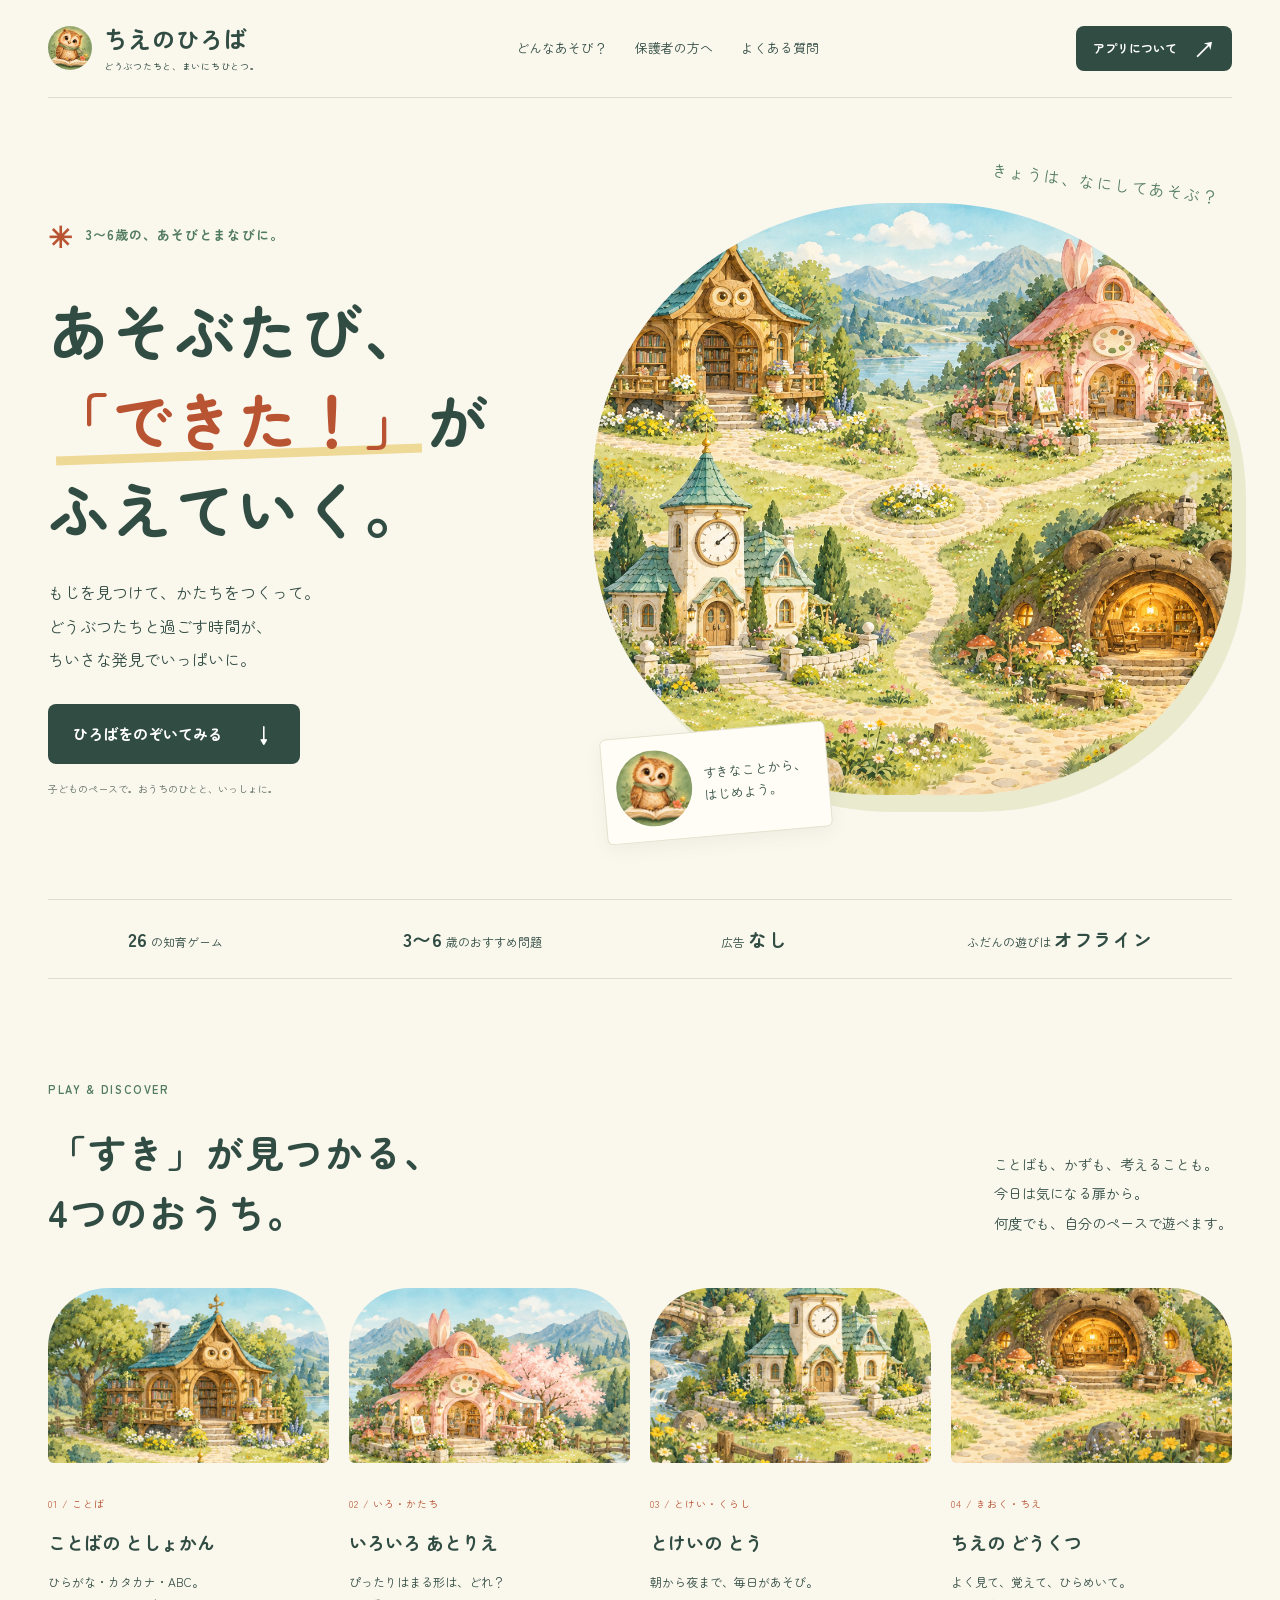
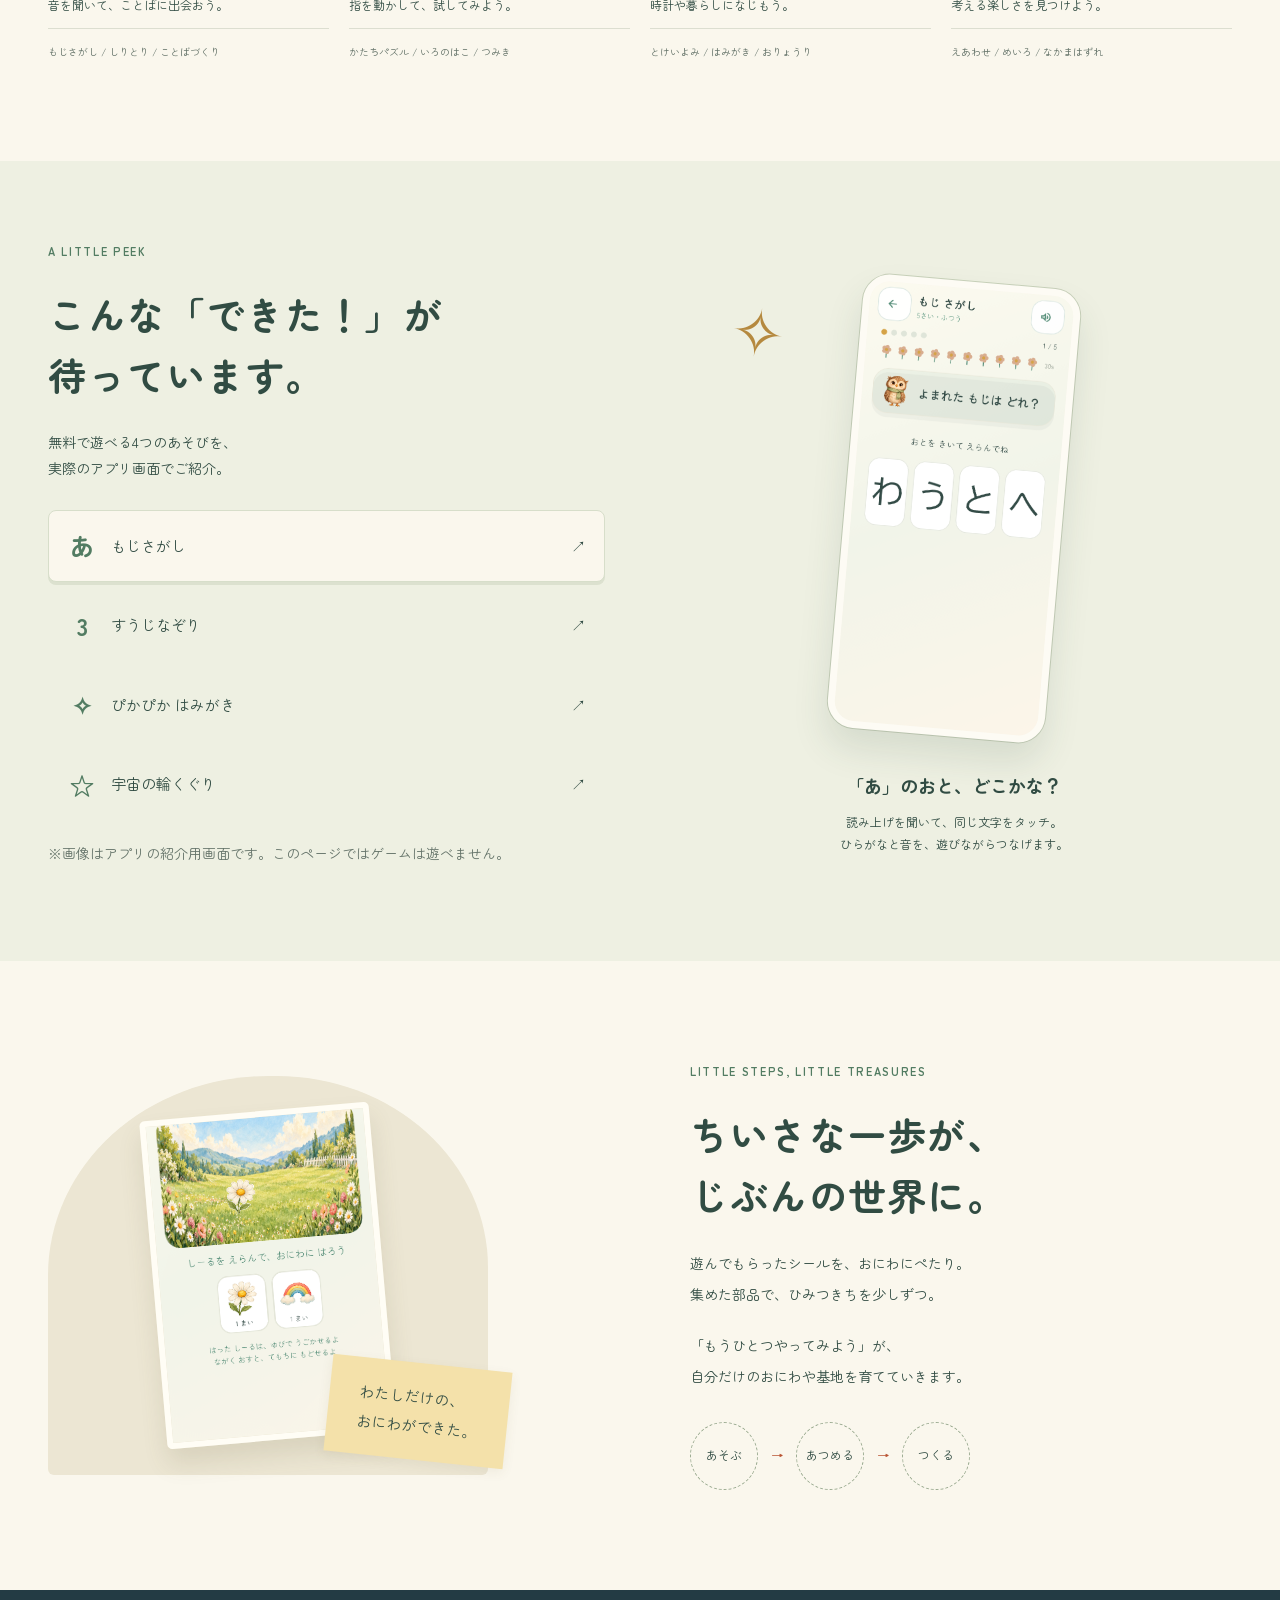
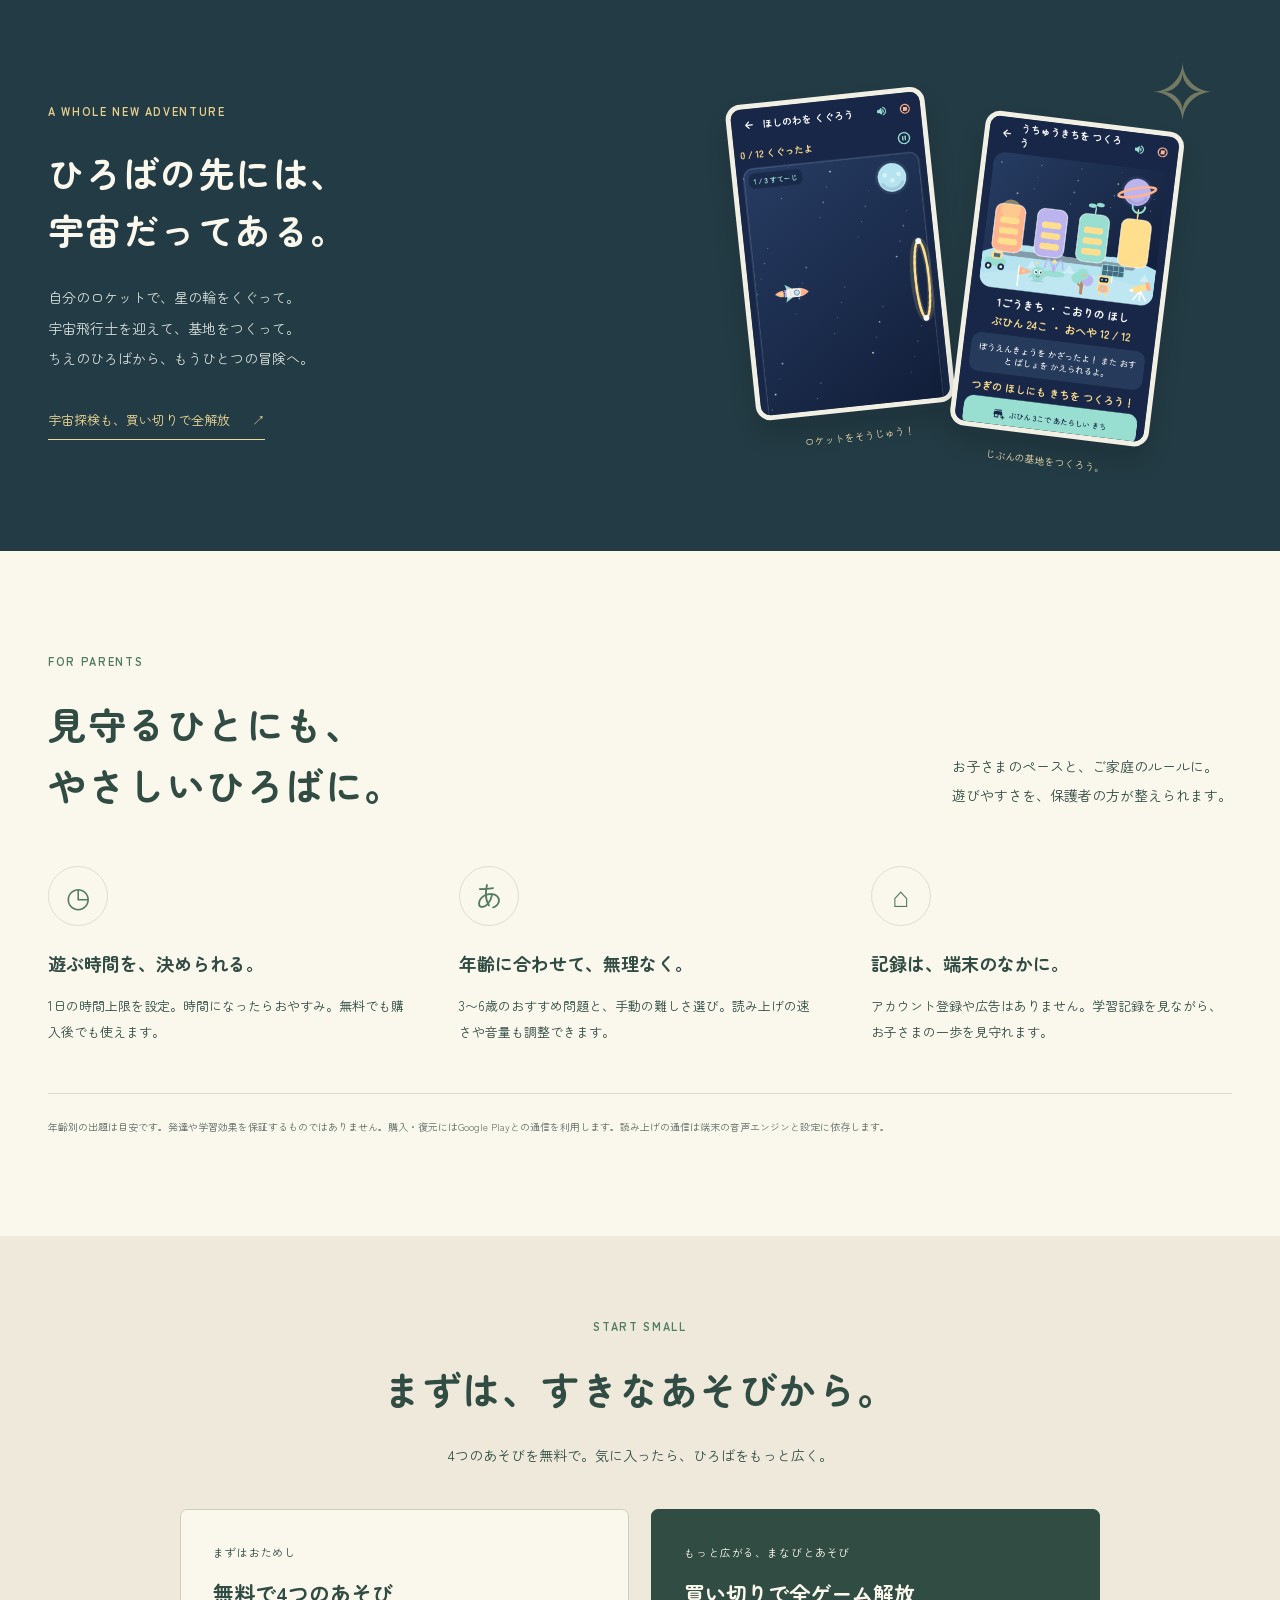
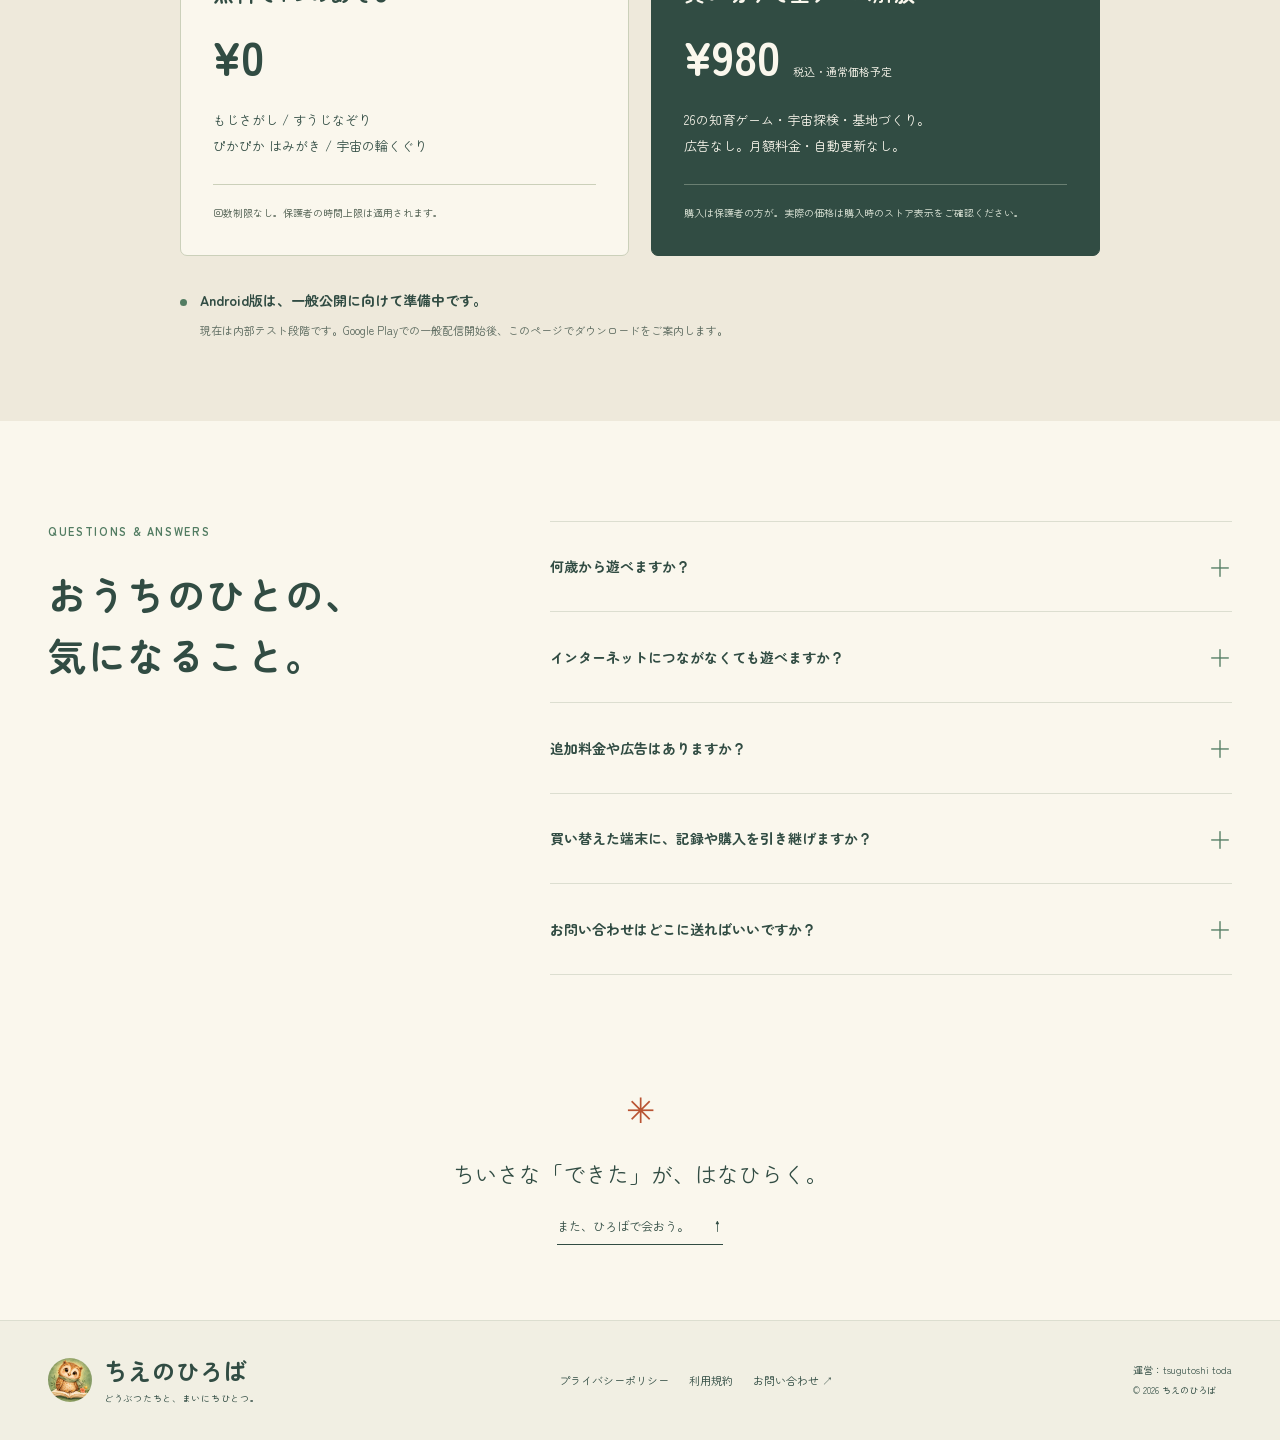
<file: docs/index.html>
<!doctype html>
<html lang="ja">
<head>
  <meta charset="utf-8">
  <meta name="viewport" content="width=device-width,initial-scale=1">
  <meta name="theme-color" content="#faf7ed">
  <meta name="description" content="3〜6歳のお子さまに。どうぶつたちと遊ぶ、ちえのひろば。ことば・かず・かたち・くらしの26の知育ゲームと宇宙探検。広告なし、無料体験と買い切り全解放。">
  <meta property="og:title" content="ちえのひろば｜あそぶたび、「できた！」がふえていく。">
  <meta property="og:description" content="どうぶつたちと、まいにちひとつ。3〜6歳のための、やさしい知育アプリ。">
  <meta property="og:image" content="https://tsugutoshi.github.io/chie-hiroba-site/images/world.png">
  <title>ちえのひろば｜あそぶたび、「できた！」がふえていく。</title>
  <link rel="icon" href="images/icon.png" type="image/png">
  <link rel="preload" href="fonts/ZenMaruGothic-Regular.ttf" as="font" type="font/ttf" crossorigin>
  <link rel="stylesheet" href="style.css">
  <script src="site.js" defer></script>
</head>
<body>
  <a class="skip" href="#main">本文へ移動</a>
  <header class="header wrap">
    <a class="brand" href="#" aria-label="ちえのひろば ホーム"><img src="images/icon.png" width="44" height="44" alt=""><span>ちえのひろば<small>どうぶつたちと、まいにちひとつ。</small></span></a>
    <nav aria-label="メインナビゲーション"><a href="#play">どんなあそび？</a><a href="#parents">保護者の方へ</a><a href="#faq">よくある質問</a></nav>
    <a class="button small" href="#start">アプリについて <span aria-hidden="true">↗</span></a>
  </header>
  <main id="main">
    <section class="hero wrap" aria-labelledby="hero-title">
      <div class="hero-copy"><p class="eyebrow"><span class="sun" aria-hidden="true">✳</span> 3〜6歳の、あそびとまなびに。</p>
        <h1 id="hero-title">あそぶたび、<br><span>「できた！」</span>が<br>ふえていく。</h1>
        <p class="intro">もじを見つけて、かたちをつくって。<br>どうぶつたちと過ごす時間が、<br>ちいさな発見でいっぱいに。</p>
        <a class="button" href="#play">ひろばをのぞいてみる <span aria-hidden="true">↓</span></a>
        <p class="hero-note">子どものペースで。おうちのひとと、いっしょに。</p>
      </div>
      <div class="hero-art"><img class="village" src="images/world.png" width="1536" height="1024" alt="ふくろうの図書館、うさぎのアトリエ、時計の塔、くまの洞窟がある、花いっぱいのひろば" fetchpriority="high"><span class="art-note">きょうは、なにしてあそぶ？</span><div class="owl-tag"><img src="images/icon.png" width="76" height="76" alt="本を開いたふくろう"><span>すきなことから、<br>はじめよう。</span></div></div>
    </section>
    <div class="facts wrap" aria-label="アプリの特徴"><span><b>26</b> の知育ゲーム</span><span><b>3〜6</b> 歳のおすすめ問題</span><span>広告 <b>なし</b></span><span>ふだんの遊びは <b>オフライン</b></span></div>

    <section class="section wrap" id="play" aria-labelledby="play-title">
      <div class="section-heading"><div><p class="eyebrow">PLAY & DISCOVER</p><h2 id="play-title">「すき」が見つかる、<br>4つのおうち。</h2></div><p>ことばも、かずも、考えることも。<br>今日は気になる扉から。<br>何度でも、自分のペースで遊べます。</p></div>
      <div class="houses">
        <article class="house"><div class="house-art library" role="img" aria-label="ふくろうの図書館"></div><div class="house-copy"><span class="house-number">01 / ことば</span><h3>ことばの としょかん</h3><p>ひらがな・カタカナ・ABC。<br>音を聞いて、ことばに出会おう。</p><span class="house-games">もじさがし / しりとり / ことばづくり</span></div></article>
        <article class="house"><div class="house-art atelier" role="img" aria-label="うさぎのアトリエ"></div><div class="house-copy"><span class="house-number">02 / いろ・かたち</span><h3>いろいろ あとりえ</h3><p>ぴったりはまる形は、どれ？<br>指を動かして、試してみよう。</p><span class="house-games">かたちパズル / いろのはこ / つみき</span></div></article>
        <article class="house"><div class="house-art clock" role="img" aria-label="猫の時計の塔"></div><div class="house-copy"><span class="house-number">03 / とけい・くらし</span><h3>とけいの とう</h3><p>朝から夜まで、毎日があそび。<br>時計や暮らしになじもう。</p><span class="house-games">とけいよみ / はみがき / おりょうり</span></div></article>
        <article class="house"><div class="house-art cave" role="img" aria-label="くまの洞窟"></div><div class="house-copy"><span class="house-number">04 / きおく・ちえ</span><h3>ちえの どうくつ</h3><p>よく見て、覚えて、ひらめいて。<br>考える楽しさを見つけよう。</p><span class="house-games">えあわせ / めいろ / なかまはずれ</span></div></article>
      </div>
    </section>

    <section class="sample-section" aria-labelledby="sample-title"><div class="wrap sample-layout">
      <div class="sample-copy"><p class="eyebrow">A LITTLE PEEK</p><h2 id="sample-title">こんな「できた！」が<br>待っています。</h2><p>無料で遊べる4つのあそびを、<br>実際のアプリ画面でご紹介。</p>
        <div class="game-tabs" role="tablist" aria-label="無料ゲームの画面">
          <button role="tab" id="tab-letters" aria-controls="game-panel" aria-selected="true" data-game="letters"><span>あ</span>もじさがし <i aria-hidden="true">↗</i></button>
          <button role="tab" id="tab-numbers" aria-controls="game-panel" aria-selected="false" tabindex="-1" data-game="numbers"><span>3</span>すうじなぞり <i aria-hidden="true">↗</i></button>
          <button role="tab" id="tab-brushing" aria-controls="game-panel" aria-selected="false" tabindex="-1" data-game="brushing"><span>✧</span>ぴかぴか はみがき <i aria-hidden="true">↗</i></button>
          <button role="tab" id="tab-space" aria-controls="game-panel" aria-selected="false" tabindex="-1" data-game="space"><span>☆</span>宇宙の輪くぐり <i aria-hidden="true">↗</i></button>
        </div><p class="sample-note">※画像はアプリの紹介用画面です。このページではゲームは遊べません。</p>
      </div>
      <div class="sample-stage" id="game-panel" role="tabpanel" aria-labelledby="tab-letters" tabindex="0"><span class="stage-star" aria-hidden="true">✧</span><div class="phone"><img id="game-image" src="images/390-game0.png" width="585" height="1266" alt="もじさがしのアプリ画面。読み上げられたひらがなを選ぶ" loading="lazy"></div><div class="sample-caption" aria-live="polite"><b id="game-title">「あ」のおと、どこかな？</b><p id="game-description">読み上げを聞いて、同じ文字をタッチ。<br>ひらがなと音を、遊びながらつなげます。</p></div></div>
    </div></section>

    <section class="section wrap grow" aria-labelledby="grow-title"><div class="grow-visual"><img src="images/390-garden.png" width="585" height="1266" alt="集めたシールで花や木を飾ったおにわのアプリ画面" loading="lazy"><span class="paper-note">わたしだけの、<br>おにわができた。</span></div><div class="grow-copy"><p class="eyebrow">LITTLE STEPS, LITTLE TREASURES</p><h2 id="grow-title">ちいさな一歩が、<br>じぶんの世界に。</h2><p>遊んでもらったシールを、おにわにぺたり。<br>集めた部品で、ひみつきちを少しずつ。</p><p>「もうひとつやってみよう」が、<br>自分だけのおにわや基地を育てていきます。</p><div class="grow-steps"><span>あそぶ</span><i aria-hidden="true">→</i><span>あつめる</span><i aria-hidden="true">→</i><span>つくる</span></div></div></section>

    <section class="space-section"><div class="wrap space-layout"><div><p class="eyebrow">A WHOLE NEW ADVENTURE</p><h2>ひろばの先には、<br>宇宙だってある。</h2><p>自分のロケットで、星の輪をくぐって。<br>宇宙飛行士を迎えて、基地をつくって。<br>ちえのひろばから、もうひとつの冒険へ。</p><a class="text-link" href="#start">宇宙探検も、買い切りで全解放 <span aria-hidden="true">↗</span></a></div><div class="space-pictures"><figure><img src="images/pilot-rings.png" width="585" height="1266" alt="宇宙でロケットを操縦して星の輪をくぐる画面" loading="lazy"><figcaption>ロケットをそうじゅう！</figcaption></figure><figure><img src="images/space-base-decorated.png" width="585" height="1266" alt="星の上に作った宇宙基地と飾り付けの画面" loading="lazy"><figcaption>じぶんの基地をつくろう。</figcaption></figure></div></div></section>

    <section class="section wrap" id="parents" aria-labelledby="parent-title"><div class="section-heading"><div><p class="eyebrow">FOR PARENTS</p><h2 id="parent-title">見守るひとにも、<br>やさしいひろばに。</h2></div><p>お子さまのペースと、ご家庭のルールに。<br>遊びやすさを、保護者の方が整えられます。</p></div><div class="parent-grid"><article><span class="parent-icon" aria-hidden="true">◷</span><h3>遊ぶ時間を、決められる。</h3><p>1日の時間上限を設定。時間になったらおやすみ。無料でも購入後でも使えます。</p></article><article><span class="parent-icon" aria-hidden="true">あ</span><h3>年齢に合わせて、無理なく。</h3><p>3〜6歳のおすすめ問題と、手動の難しさ選び。読み上げの速さや音量も調整できます。</p></article><article><span class="parent-icon" aria-hidden="true">⌂</span><h3>記録は、端末のなかに。</h3><p>アカウント登録や広告はありません。学習記録を見ながら、お子さまの一歩を見守れます。</p></article></div><p class="parent-footnote">年齢別の出題は目安です。発達や学習効果を保証するものではありません。購入・復元にはGoogle Playとの通信を利用します。読み上げの通信は端末の音声エンジンと設定に依存します。</p></section>

    <section class="start-section" id="start" aria-labelledby="start-title"><div class="wrap"><div class="center-heading"><p class="eyebrow">START SMALL</p><h2 id="start-title">まずは、すきなあそびから。</h2><p>4つのあそびを無料で。気に入ったら、ひろばをもっと広く。</p></div><div class="plans"><article class="plan free-plan"><p class="plan-label">まずはおためし</p><h3>無料で4つのあそび</h3><p class="price">¥0</p><p>もじさがし / すうじなぞり<br>ぴかぴか はみがき / 宇宙の輪くぐり</p><p class="plan-bottom">回数制限なし。保護者の時間上限は適用されます。</p></article><article class="plan full-plan"><p class="plan-label">もっと広がる、まなびとあそび</p><h3>買い切りで全ゲーム解放</h3><p class="price">¥980 <small>税込・通常価格予定</small></p><p>26の知育ゲーム・宇宙探検・基地づくり。<br>広告なし。月額料金・自動更新なし。</p><p class="plan-bottom">購入は保護者の方が。実際の価格は購入時のストア表示をご確認ください。</p></article></div><div class="release-note"><span class="status-dot" aria-hidden="true"></span><div><strong>Android版は、一般公開に向けて準備中です。</strong><p>現在は内部テスト段階です。Google Playでの一般配信開始後、このページでダウンロードをご案内します。</p></div></div></div></section>

    <section class="section wrap faq" id="faq" aria-labelledby="faq-title"><div><p class="eyebrow">QUESTIONS & ANSWERS</p><h2 id="faq-title">おうちのひとの、<br>気になること。</h2></div><div class="questions"><details><summary>何歳から遊べますか？<span aria-hidden="true">＋</span></summary><p>3〜6歳の年齢別おすすめ問題を用意しています。年齢は目安です。お子さまの興味や様子に合わせ、保護者の方といっしょに難しさを選んでください。</p></details><details><summary>インターネットにつながなくても遊べますか？<span aria-hidden="true">＋</span></summary><p>ふだんの遊びはオフラインで利用できます。購入・復元・購入状態の確認にはGoogle Playとの通信が必要です。読み上げの利用可否や通信は端末の音声エンジンと設定にも依存します。</p></details><details><summary>追加料金や広告はありますか？<span aria-hidden="true">＋</span></summary><p>広告はありません。無料の4種類以外は、Google Playの1回限りの購入で全解放する構成です。月額料金・自動更新はなく、部品や通貨の販売もありません。実際の販売価格は購入時のストア表示に従います。</p></details><details><summary>買い替えた端末に、記録や購入を引き継げますか？<span aria-hidden="true">＋</span></summary><p>購入したGoogleアカウントでGoogle Playにログインし、保護者画面から購入を復元できます。学習記録やおにわは端末内に保存され、購入の復元では戻りません。別のアカウントやストアへの購入の移行は保証していません。</p></details><details><summary>お問い合わせはどこに送ればいいですか？<span aria-hidden="true">＋</span></summary><p>保護者の方から、<a href="mailto:orubisu.io3@gmail.com">orubisu.io3@gmail.com</a> へご連絡ください。お子さまの本名や顔写真など、対応に不要な情報は送らないでください。</p></details></div></section>
    <section class="closing wrap"><span aria-hidden="true">✳</span><p>ちいさな「できた」が、はなひらく。</p><a href="#" class="text-link">また、ひろばで会おう。 <span aria-hidden="true">↑</span></a></section>
  </main>
  <footer class="footer"><div class="wrap footer-inner"><a class="brand" href="#"><img src="images/icon.png" width="44" height="44" alt=""><span>ちえのひろば<small>どうぶつたちと、まいにちひとつ。</small></span></a><div class="footer-links"><a href="privacy.html">プライバシーポリシー</a><a href="terms.html">利用規約</a><a href="mailto:orubisu.io3@gmail.com">お問い合わせ ↗</a></div><p>運営：tsugutoshi toda<br><small>© 2026 ちえのひろば</small></p></div></footer>
</body>
</html>
</file>
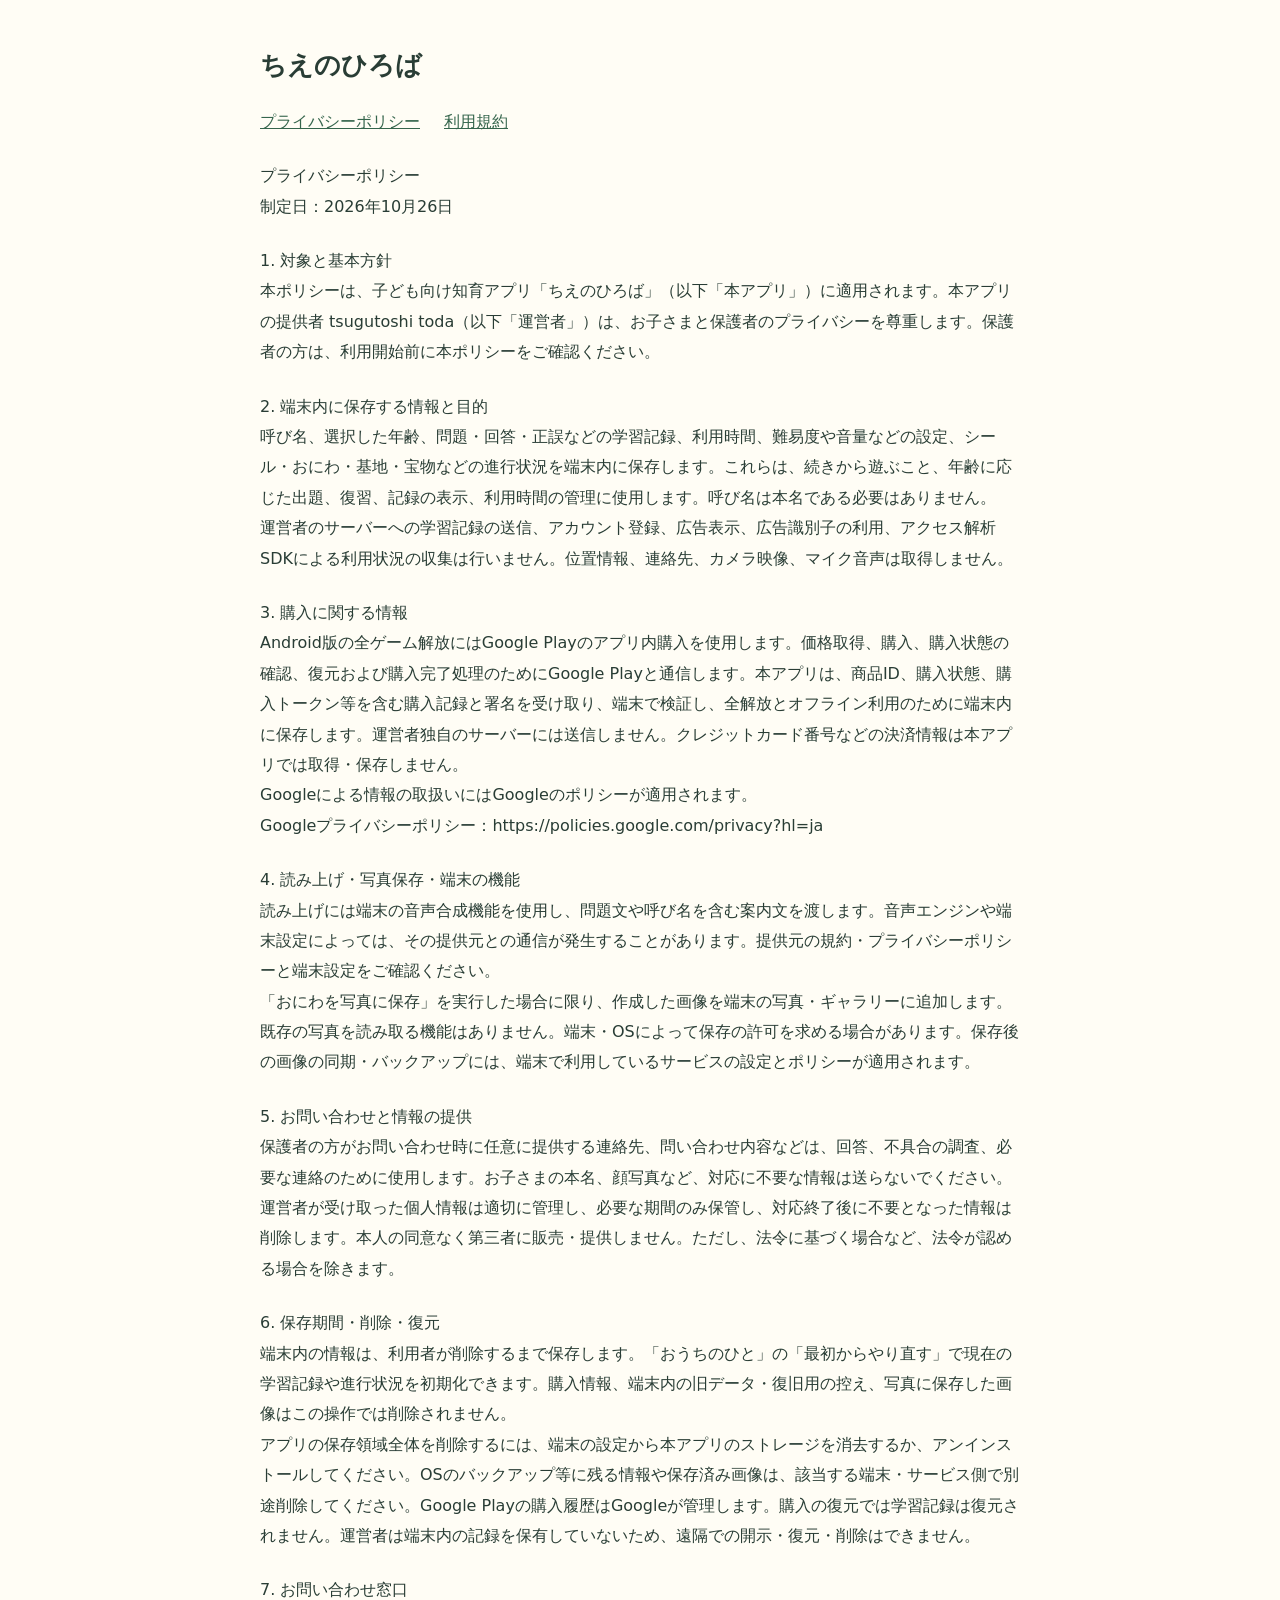
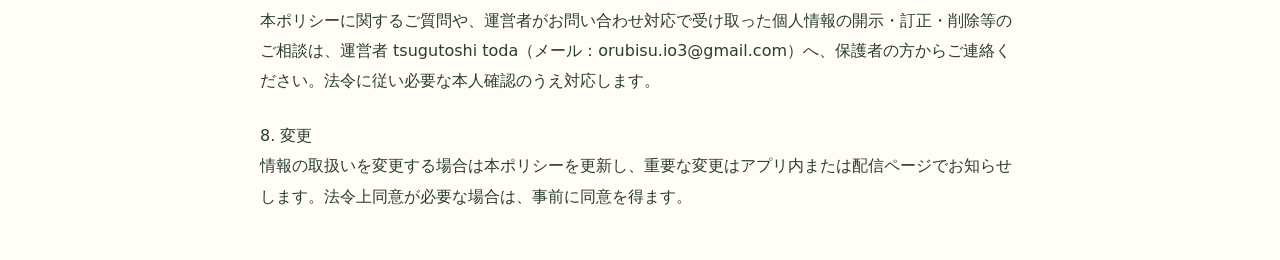
<file: docs/privacy.html>
<!doctype html>
<html lang="ja">
<head>
<meta charset="utf-8">
<meta name="viewport" content="width=device-width,initial-scale=1">
<title>プライバシーポリシー | ちえのひろば</title>
<style>body{margin:0;background:#fffdf5;color:#293d35;font-family:system-ui,sans-serif;line-height:1.9}main{max-width:760px;margin:auto;padding:24px}h1{font-size:1.6rem}p{margin:1.5em 0;overflow-wrap:anywhere}a{color:#35654c}nav{display:flex;gap:24px;flex-wrap:wrap}</style>
</head>
<body><main><h1>ちえのひろば</h1>
<nav aria-label="関連文書"><a href="privacy.html">プライバシーポリシー</a><a href="terms.html">利用規約</a></nav>
<p>プライバシーポリシー<br>制定日：2026年10月26日</p>
<p>1. 対象と基本方針<br>本ポリシーは、子ども向け知育アプリ「ちえのひろば」（以下「本アプリ」）に適用されます。本アプリの提供者 tsugutoshi toda（以下「運営者」）は、お子さまと保護者のプライバシーを尊重します。保護者の方は、利用開始前に本ポリシーをご確認ください。</p>
<p>2. 端末内に保存する情報と目的<br>呼び名、選択した年齢、問題・回答・正誤などの学習記録、利用時間、難易度や音量などの設定、シール・おにわ・基地・宝物などの進行状況を端末内に保存します。これらは、続きから遊ぶこと、年齢に応じた出題、復習、記録の表示、利用時間の管理に使用します。呼び名は本名である必要はありません。<br>運営者のサーバーへの学習記録の送信、アカウント登録、広告表示、広告識別子の利用、アクセス解析SDKによる利用状況の収集は行いません。位置情報、連絡先、カメラ映像、マイク音声は取得しません。</p>
<p>3. 購入に関する情報<br>Android版の全ゲーム解放にはGoogle Playのアプリ内購入を使用します。価格取得、購入、購入状態の確認、復元および購入完了処理のためにGoogle Playと通信します。本アプリは、商品ID、購入状態、購入トークン等を含む購入記録と署名を受け取り、端末で検証し、全解放とオフライン利用のために端末内に保存します。運営者独自のサーバーには送信しません。クレジットカード番号などの決済情報は本アプリでは取得・保存しません。<br>Googleによる情報の取扱いにはGoogleのポリシーが適用されます。<br>Googleプライバシーポリシー：https://policies.google.com/privacy?hl=ja</p>
<p>4. 読み上げ・写真保存・端末の機能<br>読み上げには端末の音声合成機能を使用し、問題文や呼び名を含む案内文を渡します。音声エンジンや端末設定によっては、その提供元との通信が発生することがあります。提供元の規約・プライバシーポリシーと端末設定をご確認ください。<br>「おにわを写真に保存」を実行した場合に限り、作成した画像を端末の写真・ギャラリーに追加します。既存の写真を読み取る機能はありません。端末・OSによって保存の許可を求める場合があります。保存後の画像の同期・バックアップには、端末で利用しているサービスの設定とポリシーが適用されます。</p>
<p>5. お問い合わせと情報の提供<br>保護者の方がお問い合わせ時に任意に提供する連絡先、問い合わせ内容などは、回答、不具合の調査、必要な連絡のために使用します。お子さまの本名、顔写真など、対応に不要な情報は送らないでください。<br>運営者が受け取った個人情報は適切に管理し、必要な期間のみ保管し、対応終了後に不要となった情報は削除します。本人の同意なく第三者に販売・提供しません。ただし、法令に基づく場合など、法令が認める場合を除きます。</p>
<p>6. 保存期間・削除・復元<br>端末内の情報は、利用者が削除するまで保存します。「おうちのひと」の「最初からやり直す」で現在の学習記録や進行状況を初期化できます。購入情報、端末内の旧データ・復旧用の控え、写真に保存した画像はこの操作では削除されません。<br>アプリの保存領域全体を削除するには、端末の設定から本アプリのストレージを消去するか、アンインストールしてください。OSのバックアップ等に残る情報や保存済み画像は、該当する端末・サービス側で別途削除してください。Google Playの購入履歴はGoogleが管理します。購入の復元では学習記録は復元されません。運営者は端末内の記録を保有していないため、遠隔での開示・復元・削除はできません。</p>
<p>7. お問い合わせ窓口<br>本ポリシーに関するご質問や、運営者がお問い合わせ対応で受け取った個人情報の開示・訂正・削除等のご相談は、運営者 tsugutoshi toda（メール：orubisu.io3@gmail.com）へ、保護者の方からご連絡ください。法令に従い必要な本人確認のうえ対応します。</p>
<p>8. 変更<br>情報の取扱いを変更する場合は本ポリシーを更新し、重要な変更はアプリ内または配信ページでお知らせします。法令上同意が必要な場合は、事前に同意を得ます。</p>
</main></body></html>
</file>
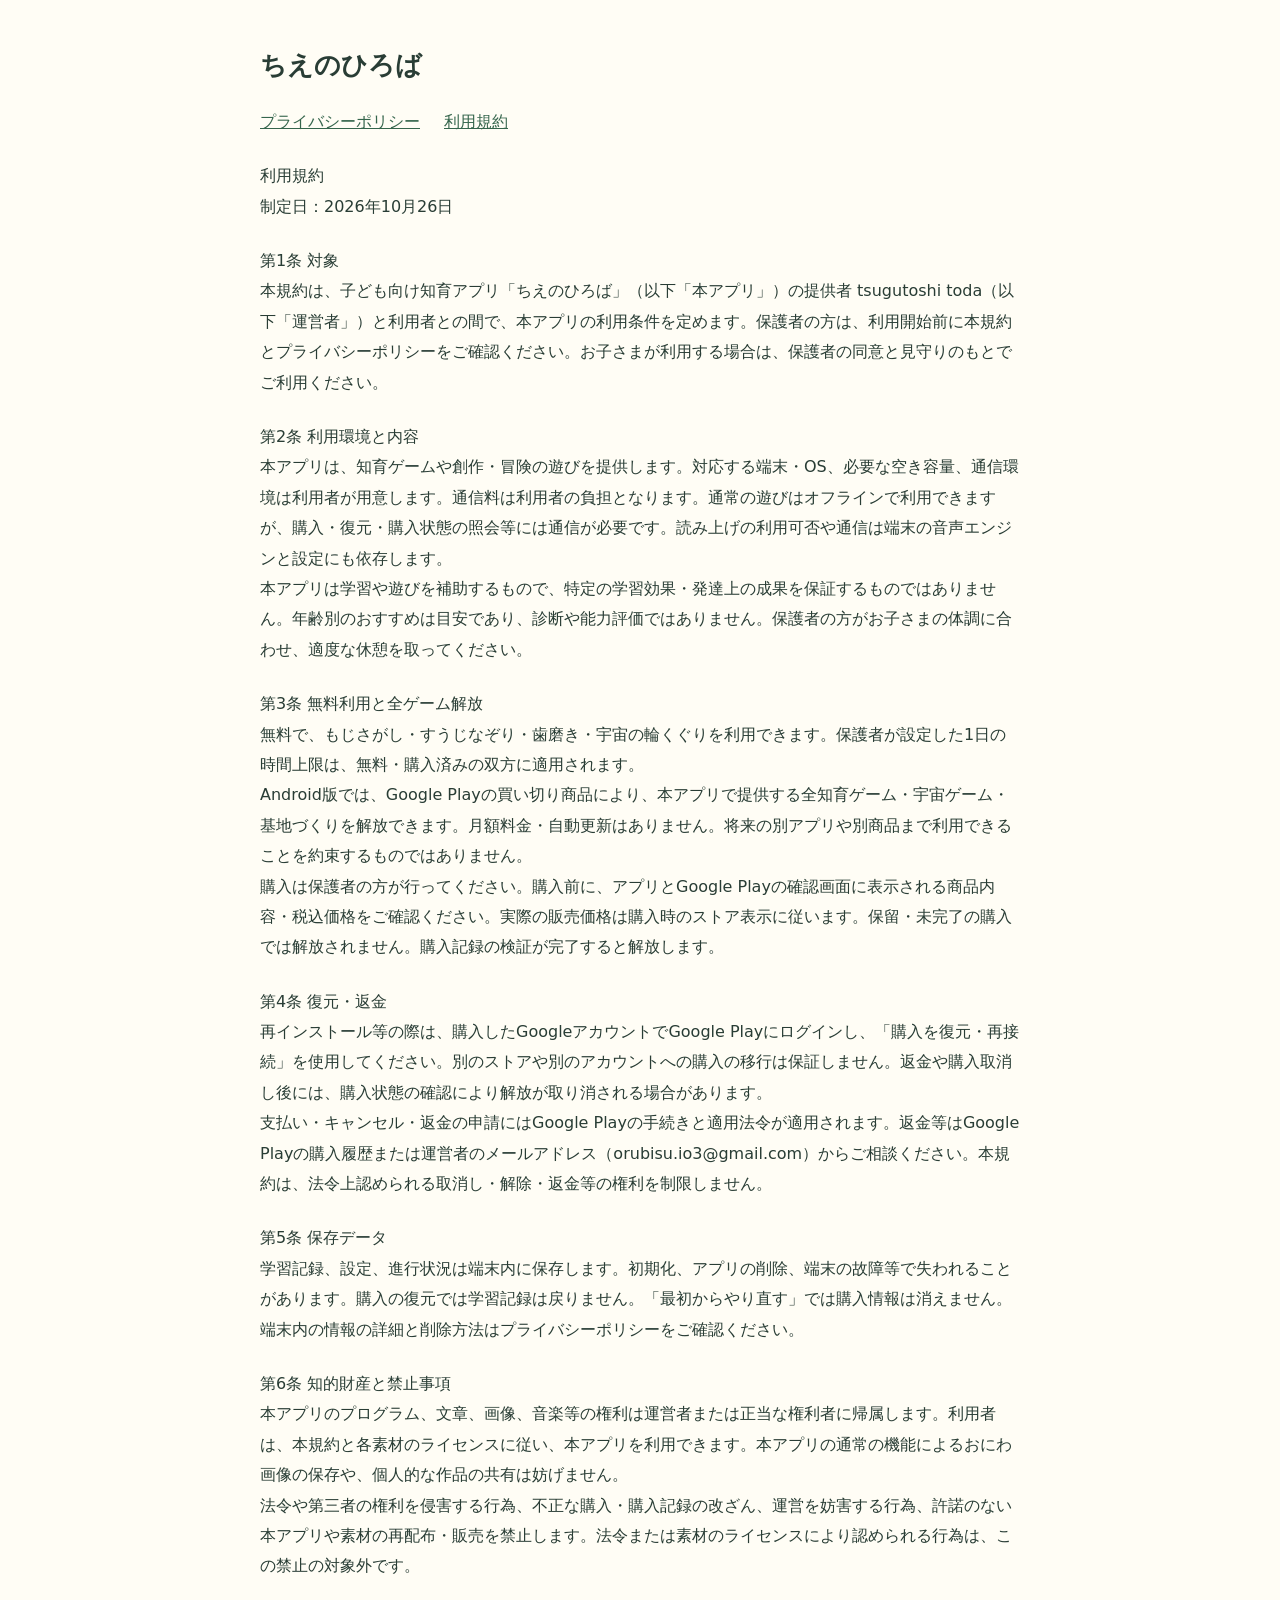
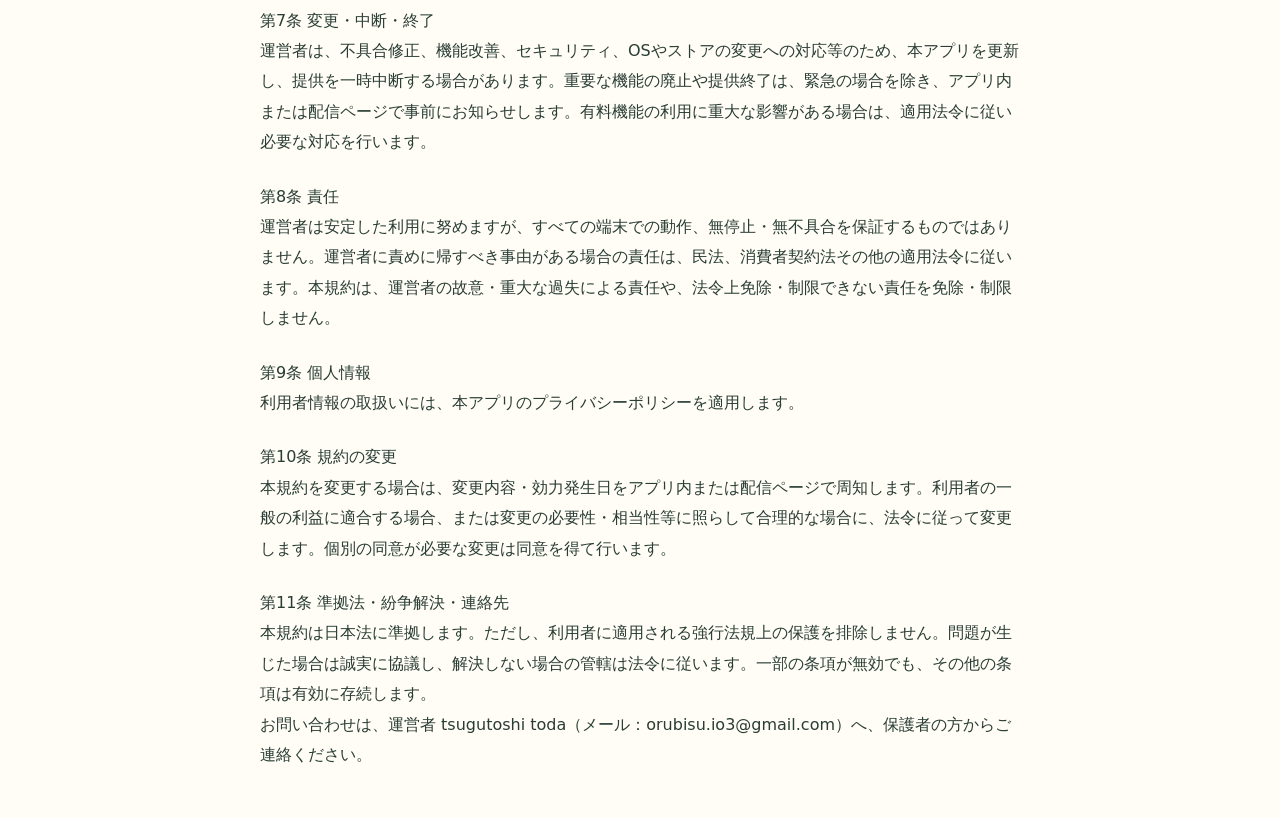
<file: docs/terms.html>
<!doctype html>
<html lang="ja">
<head>
<meta charset="utf-8">
<meta name="viewport" content="width=device-width,initial-scale=1">
<title>利用規約 | ちえのひろば</title>
<style>body{margin:0;background:#fffdf5;color:#293d35;font-family:system-ui,sans-serif;line-height:1.9}main{max-width:760px;margin:auto;padding:24px}h1{font-size:1.6rem}p{margin:1.5em 0;overflow-wrap:anywhere}a{color:#35654c}nav{display:flex;gap:24px;flex-wrap:wrap}</style>
</head>
<body><main><h1>ちえのひろば</h1>
<nav aria-label="関連文書"><a href="privacy.html">プライバシーポリシー</a><a href="terms.html">利用規約</a></nav>
<p>利用規約<br>制定日：2026年10月26日</p>
<p>第1条 対象<br>本規約は、子ども向け知育アプリ「ちえのひろば」（以下「本アプリ」）の提供者 tsugutoshi toda（以下「運営者」）と利用者との間で、本アプリの利用条件を定めます。保護者の方は、利用開始前に本規約とプライバシーポリシーをご確認ください。お子さまが利用する場合は、保護者の同意と見守りのもとでご利用ください。</p>
<p>第2条 利用環境と内容<br>本アプリは、知育ゲームや創作・冒険の遊びを提供します。対応する端末・OS、必要な空き容量、通信環境は利用者が用意します。通信料は利用者の負担となります。通常の遊びはオフラインで利用できますが、購入・復元・購入状態の照会等には通信が必要です。読み上げの利用可否や通信は端末の音声エンジンと設定にも依存します。<br>本アプリは学習や遊びを補助するもので、特定の学習効果・発達上の成果を保証するものではありません。年齢別のおすすめは目安であり、診断や能力評価ではありません。保護者の方がお子さまの体調に合わせ、適度な休憩を取ってください。</p>
<p>第3条 無料利用と全ゲーム解放<br>無料で、もじさがし・すうじなぞり・歯磨き・宇宙の輪くぐりを利用できます。保護者が設定した1日の時間上限は、無料・購入済みの双方に適用されます。<br>Android版では、Google Playの買い切り商品により、本アプリで提供する全知育ゲーム・宇宙ゲーム・基地づくりを解放できます。月額料金・自動更新はありません。将来の別アプリや別商品まで利用できることを約束するものではありません。<br>購入は保護者の方が行ってください。購入前に、アプリとGoogle Playの確認画面に表示される商品内容・税込価格をご確認ください。実際の販売価格は購入時のストア表示に従います。保留・未完了の購入では解放されません。購入記録の検証が完了すると解放します。</p>
<p>第4条 復元・返金<br>再インストール等の際は、購入したGoogleアカウントでGoogle Playにログインし、「購入を復元・再接続」を使用してください。別のストアや別のアカウントへの購入の移行は保証しません。返金や購入取消し後には、購入状態の確認により解放が取り消される場合があります。<br>支払い・キャンセル・返金の申請にはGoogle Playの手続きと適用法令が適用されます。返金等はGoogle Playの購入履歴または運営者のメールアドレス（orubisu.io3@gmail.com）からご相談ください。本規約は、法令上認められる取消し・解除・返金等の権利を制限しません。</p>
<p>第5条 保存データ<br>学習記録、設定、進行状況は端末内に保存します。初期化、アプリの削除、端末の故障等で失われることがあります。購入の復元では学習記録は戻りません。「最初からやり直す」では購入情報は消えません。端末内の情報の詳細と削除方法はプライバシーポリシーをご確認ください。</p>
<p>第6条 知的財産と禁止事項<br>本アプリのプログラム、文章、画像、音楽等の権利は運営者または正当な権利者に帰属します。利用者は、本規約と各素材のライセンスに従い、本アプリを利用できます。本アプリの通常の機能によるおにわ画像の保存や、個人的な作品の共有は妨げません。<br>法令や第三者の権利を侵害する行為、不正な購入・購入記録の改ざん、運営を妨害する行為、許諾のない本アプリや素材の再配布・販売を禁止します。法令または素材のライセンスにより認められる行為は、この禁止の対象外です。</p>
<p>第7条 変更・中断・終了<br>運営者は、不具合修正、機能改善、セキュリティ、OSやストアの変更への対応等のため、本アプリを更新し、提供を一時中断する場合があります。重要な機能の廃止や提供終了は、緊急の場合を除き、アプリ内または配信ページで事前にお知らせします。有料機能の利用に重大な影響がある場合は、適用法令に従い必要な対応を行います。</p>
<p>第8条 責任<br>運営者は安定した利用に努めますが、すべての端末での動作、無停止・無不具合を保証するものではありません。運営者に責めに帰すべき事由がある場合の責任は、民法、消費者契約法その他の適用法令に従います。本規約は、運営者の故意・重大な過失による責任や、法令上免除・制限できない責任を免除・制限しません。</p>
<p>第9条 個人情報<br>利用者情報の取扱いには、本アプリのプライバシーポリシーを適用します。</p>
<p>第10条 規約の変更<br>本規約を変更する場合は、変更内容・効力発生日をアプリ内または配信ページで周知します。利用者の一般の利益に適合する場合、または変更の必要性・相当性等に照らして合理的な場合に、法令に従って変更します。個別の同意が必要な変更は同意を得て行います。</p>
<p>第11条 準拠法・紛争解決・連絡先<br>本規約は日本法に準拠します。ただし、利用者に適用される強行法規上の保護を排除しません。問題が生じた場合は誠実に協議し、解決しない場合の管轄は法令に従います。一部の条項が無効でも、その他の条項は有効に存続します。<br>お問い合わせは、運営者 tsugutoshi toda（メール：orubisu.io3@gmail.com）へ、保護者の方からご連絡ください。</p>
</main></body></html>
</file>
<file: docs/style.css>
@font-face{font-family:Zen;src:url('fonts/ZenMaruGothic-Regular.ttf') format('truetype');font-weight:400;font-display:swap}@font-face{font-family:Zen;src:url('fonts/ZenMaruGothic-Bold.ttf') format('truetype');font-weight:700;font-display:swap}
:root{--paper:#faf7ed;--ink:#314c43;--sage:#527c62;--orange:#b95433;--muted:#647369;--line:#dcded0;--yellow:#efd996}*{box-sizing:border-box}html{scroll-behavior:smooth;scroll-padding-top:28px}body{margin:0;background:var(--paper);color:var(--ink);font-family:Zen,'Hiragino Maru Gothic ProN',sans-serif;line-height:1.9}a{color:inherit;text-decoration:none}img{display:block;max-width:100%;height:auto}button{font:inherit}button,a,summary{-webkit-tap-highlight-color:transparent}a:focus-visible,button:focus-visible,summary:focus-visible,[tabindex]:focus-visible{outline:3px solid var(--orange);outline-offset:5px}.wrap{max-width:1200px;margin-inline:auto;width:calc(100% - 96px)}.skip{position:fixed;left:16px;top:-100px;padding:10px;background:white;z-index:10}.skip:focus{top:16px}.header{display:flex;align-items:center;justify-content:space-between;gap:24px;padding-block:24px;border-bottom:1px solid var(--line)}.brand{display:flex;align-items:center;gap:12px;white-space:nowrap;font-size:23px;font-weight:700;line-height:1.3;letter-spacing:.04em}.brand img{border-radius:50%;object-fit:cover}.brand small{display:block;font-size:9px;letter-spacing:.08em;margin-top:7px;font-weight:400}.header nav{display:flex;gap:28px;font-size:13px}.header nav a:hover,.footer a:hover{color:var(--orange)}.button{display:inline-flex;align-items:center;justify-content:center;gap:30px;padding:16px 25px;background:var(--ink);color:#fff;border-radius:8px;font-size:15px;font-weight:700;transition:background .2s,transform .2s}.button:hover{background:var(--sage);transform:translateY(-2px)}.button span{font-size:22px;line-height:1}.button.small{font-size:12px;padding:11px 17px;gap:16px}.hero{display:grid;grid-template-columns:46% 54%;align-items:center;gap:0;padding-block:70px 60px}.eyebrow{font-size:11px;font-weight:700;letter-spacing:.15em;margin:0 0 22px;color:var(--sage)}.hero .eyebrow{font-size:13px;letter-spacing:.08em;display:flex;align-items:center;gap:13px}.sun{font-size:29px;color:var(--orange)}h1,h2,h3,p{margin-top:0}h1{font-size:clamp(46px,4.8vw,67px);line-height:1.45;letter-spacing:.035em;font-weight:700;margin-bottom:24px}h1>span{color:var(--orange);position:relative}h1>span:after{content:'';position:absolute;height:9px;background:var(--yellow);bottom:4px;left:8px;right:5px;z-index:-1;transform:rotate(-2deg)}.intro{font-size:16px;line-height:2.1;margin-bottom:27px}.hero-note{font-size:10px;color:var(--muted);margin:15px 0 0}.hero-art{position:relative;padding-block:35px 44px;isolation:isolate}.village{width:100%;aspect-ratio:1.08;object-fit:cover;border-radius:47% 47% 42% 45%;box-shadow:14px 17px 0 #eaeacf;object-position:center}.art-note{position:absolute;top:0;right:12px;transform:rotate(7deg);color:var(--sage);font-size:16px;letter-spacing:.1em}.owl-tag{position:absolute;bottom:3px;left:10px;display:flex;align-items:center;gap:12px;background:#fffdf5;border:1px solid #e5e1cf;box-shadow:0 6px 18px #4c5b3c10;padding:14px 20px 14px 12px;transform:rotate(-5deg);border-radius:6px;font-size:13px;line-height:1.7}.owl-tag img{border-radius:50%}.facts{display:flex;justify-content:space-around;gap:20px;align-items:center;border-block:1px solid var(--line);padding:21px 0;font-size:12px}.facts b{font-size:19px;letter-spacing:.03em;font-weight:700}.section{padding-block:100px}.section-heading{display:flex;justify-content:space-between;align-items:end;gap:40px;margin-bottom:45px}.section-heading p:last-child{font-size:14px;line-height:2.1;margin-bottom:5px}h2{font-size:38px;line-height:1.6;letter-spacing:.04em;font-weight:700;margin:0 0 23px}.section-heading h2{margin-bottom:0}.houses{display:grid;grid-template-columns:repeat(4,1fr);gap:20px}.house-art{background-image:url('images/world.png');height:175px;border-radius:60px 60px 6px 6px;background-size:220%;background-repeat:no-repeat}.house-art.library{background-position:4% 0}.house-art.atelier{background-position:99% 0}.house-art.clock{background-position:0 86%}.house-art.cave{background-position:99% 99%}.house-copy{padding:23px 0 0}.house-number{font-size:10px;color:var(--orange);letter-spacing:.1em}.house h3{font-size:18px;margin:8px 0 12px}.house p{font-size:12px;line-height:1.9}.house-games{font-size:10px;color:var(--muted);display:block;border-top:1px solid var(--line);padding-top:13px}.sample-section{background:#eef0e2;padding:80px 0}.sample-layout{display:grid;grid-template-columns:1fr 1fr;gap:70px;align-items:center}.sample-copy>p:not(.eyebrow){font-size:14px}.game-tabs{display:grid;gap:8px;margin:28px 0 20px}.game-tabs button{display:flex;align-items:center;gap:14px;text-align:left;cursor:pointer;background:transparent;border:1px solid transparent;border-radius:8px;padding:12px 18px;color:var(--ink);font-size:15px}.game-tabs button[aria-selected=true]{background:var(--paper);border-color:#d7deca;box-shadow:0 3px 0 #dce1cf}.game-tabs button>span{font-size:24px;font-weight:700;color:var(--sage);width:30px;text-align:center}.game-tabs i{font-style:normal;margin-left:auto}.sample-copy .sample-note{font-size:10px;color:var(--muted)}.sample-stage{position:relative;text-align:center;padding:15px 0 0}.phone{width:218px;margin-inline:auto;border:7px solid #fdfbf4;border-radius:27px;overflow:hidden;box-shadow:0 20px 35px #314c4320,0 0 0 1px #c9d1bb;transform:rotate(5deg);background:var(--paper)}.phone img{width:100%;aspect-ratio:585/1266;object-fit:cover;object-position:top}.stage-star{position:absolute;top:5%;left:10%;font-size:65px;line-height:1;color:#b5893f;transform:rotate(10deg)}.sample-caption{margin-top:32px}.sample-caption b{font-size:18px}.sample-caption p{font-size:12px;margin:8px 0 0}.grow{display:grid;grid-template-columns:1fr 1fr;gap:100px;align-items:center}.grow-visual{background:#ece6d3;border-radius:50% 48% 6px 6px;padding:35px;position:relative;max-width:440px}.grow-visual>img{width:230px;aspect-ratio:.7;object-fit:cover;object-position:center 70%;margin:auto;border:6px solid #fffdf5;border-radius:5px;transform:rotate(-5deg);box-shadow:0 15px 25px #62593824}.paper-note{position:absolute;right:-20px;bottom:15px;transform:rotate(6deg);background:#f4e1aa;font-size:15px;padding:20px 30px;box-shadow:0 4px 12px #62593814}.grow-copy>p:not(.eyebrow){font-size:14px;line-height:2.2;margin-bottom:20px}.grow-steps{display:flex;align-items:center;gap:13px;margin-top:30px;font-size:12px}.grow-steps span{display:inline-flex;align-items:center;justify-content:center;width:68px;height:68px;border:1px dashed #9bab91;border-radius:50%}.grow-steps i{font-style:normal;color:var(--orange)}.space-section{background:#233b44;color:#faf7ed;padding:80px 0;overflow:hidden;position:relative}.space-section:after{content:'✧';position:absolute;top:20px;right:5%;font-size:80px;color:#efd99666;pointer-events:none}.space-layout{display:grid;grid-template-columns:1fr 1fr;gap:70px;align-items:center}.space-section .eyebrow{color:#e8cf8e}.space-section h2{font-size:36px}.space-section p:not(.eyebrow){font-size:14px;line-height:2.2;color:#d7e0dc}.text-link{display:inline-flex;gap:22px;border-bottom:1px solid currentColor;padding-bottom:6px;font-size:13px;margin-top:20px}.text-link:hover{color:var(--orange)}.space-section .text-link{color:#efd996}.space-pictures{display:flex;gap:23px;align-items:center;justify-content:center}.space-pictures figure{margin:0;width:45%;max-width:200px;transform:rotate(-6deg)}.space-pictures figure:nth-child(2){transform:rotate(7deg);margin-top:50px}.space-pictures img{aspect-ratio:.63;object-fit:cover;object-position:top;border-radius:15px;border:5px solid #f2f0e5;box-shadow:0 15px 25px #0002}.space-pictures figcaption{font-size:10px;text-align:center;margin-top:15px;color:#f4e2b6}.parent-grid{display:grid;grid-template-columns:repeat(3,1fr);gap:50px;margin-top:50px}.parent-icon{font-size:28px;color:var(--sage);border:1px solid var(--line);width:60px;height:60px;border-radius:50%;display:inline-flex;align-items:center;justify-content:center;margin-bottom:20px}.parent-grid h3{font-size:18px;margin-bottom:13px}.parent-grid p{font-size:13px;line-height:2}.parent-footnote{font-size:10px;color:var(--muted);border-top:1px solid var(--line);padding-top:23px;margin:35px 0 0}.start-section{background:#eee9db;padding:80px 0}.center-heading{text-align:center;margin-bottom:40px}.center-heading>p:last-child{font-size:14px}.plans{max-width:920px;margin:auto;display:grid;grid-template-columns:1fr 1fr;gap:22px}.plan{border:1px solid #cbd0ba;padding:32px;border-radius:7px}.free-plan{background:var(--paper)}.full-plan{background:var(--ink);color:var(--paper);border-color:var(--ink)}.plan-label{font-size:11px;letter-spacing:.08em}.plan h3{font-size:21px;margin-bottom:13px}.price{font-size:46px;line-height:1.3;margin-bottom:20px;font-weight:700}.price small{font-size:11px;font-weight:400;display:inline-block}.plan>p:not(.price):not(.plan-label){font-size:13px;line-height:2}.plan .plan-bottom{font-size:10px!important;border-top:1px solid #cbd0ba;padding-top:18px;margin:25px 0 0;color:#526153}.full-plan .plan-bottom{color:#dce4d7;border-color:#6a7f72}.release-note{display:flex;gap:13px;max-width:920px;margin:28px auto 0;align-items:baseline}.release-note strong{font-size:14px}.release-note p{font-size:11px;margin:6px 0 0;color:#58675c}.status-dot{display:block;flex:0 0 7px;height:7px;border-radius:50%;background:var(--sage)}.faq{display:grid;grid-template-columns:1fr 1.6fr;gap:75px}.questions details{border-bottom:1px solid var(--line)}.questions details:first-child{border-top:1px solid var(--line)}summary{list-style:none;cursor:pointer;font-size:14px;font-weight:700;padding:22px 0;display:flex;justify-content:space-between;align-items:center;gap:20px}summary::-webkit-details-marker{display:none}summary span{font-size:24px;color:var(--sage);font-weight:400}details[open] summary span{transform:rotate(45deg)}details p{font-size:13px;line-height:2.1;padding-bottom:20px;margin:0}details p a{text-decoration:underline;overflow-wrap:anywhere}.closing{text-align:center;padding:0 0 75px}.closing>span{display:block;color:var(--orange);font-size:35px}.closing p{font-size:22px;margin:12px 0 0}.closing .text-link{font-size:12px}.footer{border-top:1px solid var(--line);padding:35px 0;background:#f1efe3}.footer-inner{display:flex;justify-content:space-between;align-items:center;gap:30px}.footer-links{display:flex;gap:20px;font-size:11px;flex-wrap:wrap}.footer-inner>p{font-size:10px;line-height:2;white-space:nowrap;margin:0}.footer small{font-size:9px}
@media(min-width:1500px){.hero{padding-block:90px 75px}}@media(max-width:1100px){.wrap{width:calc(100% - 64px)}.header nav{gap:16px;font-size:11px}.brand{font-size:21px}.hero{grid-template-columns:47% 53%}.hero h1{font-size:49px}.houses{gap:16px}.house-art{height:140px}.house h3{font-size:16px}.house p{font-size:11px}.house-games{font-size:9px}.sample-layout,.space-layout{gap:40px}.grow{gap:60px}.footer-inner{flex-wrap:wrap}.footer-links{margin-left:auto}}@media(max-width:760px){.wrap{width:calc(100% - 40px)}.header{padding-block:18px;gap:10px}.brand{font-size:20px;gap:9px}.brand img{width:36px;height:36px}.brand small{font-size:8px}.header nav{display:none}.button.small{padding:10px 12px;font-size:10px;gap:9px}.hero{grid-template-columns:1fr;padding:45px 0 30px;gap:15px}.hero h1{font-size:clamp(41px,8.7vw,64px);line-height:1.5}.hero .eyebrow{font-size:11px;margin-bottom:20px}.hero .intro{font-size:14px}.hero-copy{padding-inline:4px}.hero .button{font-size:13px}.hero-art{padding:30px 4px 35px;max-width:520px;width:100%;margin-inline:auto}.village{aspect-ratio:1.28;box-shadow:8px 10px 0 #eaeacf}.art-note{font-size:12px;top:0}.owl-tag{padding:9px 15px 9px 9px;font-size:11px;left:8px;bottom:5px}.owl-tag img{width:55px;height:55px}.hero-note{font-size:9px}.facts{display:grid;grid-template-columns:1fr 1fr;padding:15px 0;gap:12px 18px;font-size:10px;text-align:center}.facts b{font-size:16px}.section{padding-block:65px}.section-heading{display:block;margin-bottom:30px}.section-heading p:last-child{margin-top:20px;font-size:13px}h2,.space-section h2{font-size:29px}.eyebrow{font-size:9px;margin-bottom:16px}.houses{grid-template-columns:1fr 1fr;gap:30px 16px}.house-art{height:135px;border-radius:40px 40px 5px 5px}.house h3{font-size:15px}.house-copy{padding-top:13px}.house p{font-size:11px}.house-number{font-size:9px}.house-games{font-size:9px;line-height:1.8}.sample-section{padding:55px 0}.sample-layout{grid-template-columns:1fr;gap:15px}.sample-copy>p:not(.eyebrow){font-size:13px}.game-tabs{grid-template-columns:1fr 1fr;gap:8px}.game-tabs button{padding:11px 9px;gap:8px;font-size:11px;background:#e4e8d9}.game-tabs button>span{font-size:19px;width:20px}.game-tabs i{display:none}.sample-stage{margin-top:10px}.phone{width:205px}.stage-star{left:8%}.sample-copy .sample-note{font-size:9px}.grow{grid-template-columns:1fr;gap:55px}.grow-copy{grid-row:1}.grow-visual{max-width:360px;width:90%;margin:auto;padding:28px}.grow-visual>img{width:210px;aspect-ratio:.8}.grow-copy>p:not(.eyebrow){font-size:13px}.paper-note{font-size:13px;right:-10px}.space-section{padding:55px 0}.space-layout{grid-template-columns:1fr;gap:35px}.space-section p:not(.eyebrow){font-size:13px}.space-pictures{max-width:440px;margin:auto;gap:20px}.space-pictures figure{width:42%}.space-pictures figure:nth-child(2){margin-top:25px}.parent-grid{grid-template-columns:1fr;gap:24px;margin-top:28px}.parent-grid article{position:relative;padding-left:70px}.parent-icon{position:absolute;top:0;left:0;width:48px;height:48px;font-size:23px}.parent-grid h3{font-size:17px;margin-bottom:9px}.parent-grid p{font-size:12px;margin-bottom:0}.parent-footnote{font-size:9px}.start-section{padding:55px 0}.center-heading{text-align:left;margin-bottom:26px}.center-heading>p:last-child{font-size:13px}.plans{grid-template-columns:1fr;gap:16px}.plan{padding:25px}.plan h3{font-size:20px}.price{font-size:40px}.price small{font-size:10px}.release-note strong{font-size:13px}.release-note p{font-size:11px}.faq{grid-template-columns:1fr;gap:12px}summary{font-size:13px;padding:20px 0}details p{font-size:12px}.closing{padding-bottom:55px}.closing p{font-size:18px}.footer-inner{display:block}.footer-links{margin:25px 0 20px;gap:13px;font-size:10px}.footer-inner>p{font-size:10px}.footer{padding-block:30px}}@media(prefers-reduced-motion:reduce){html{scroll-behavior:auto}*,*:before,*:after{transition:none!important}}
</file>
